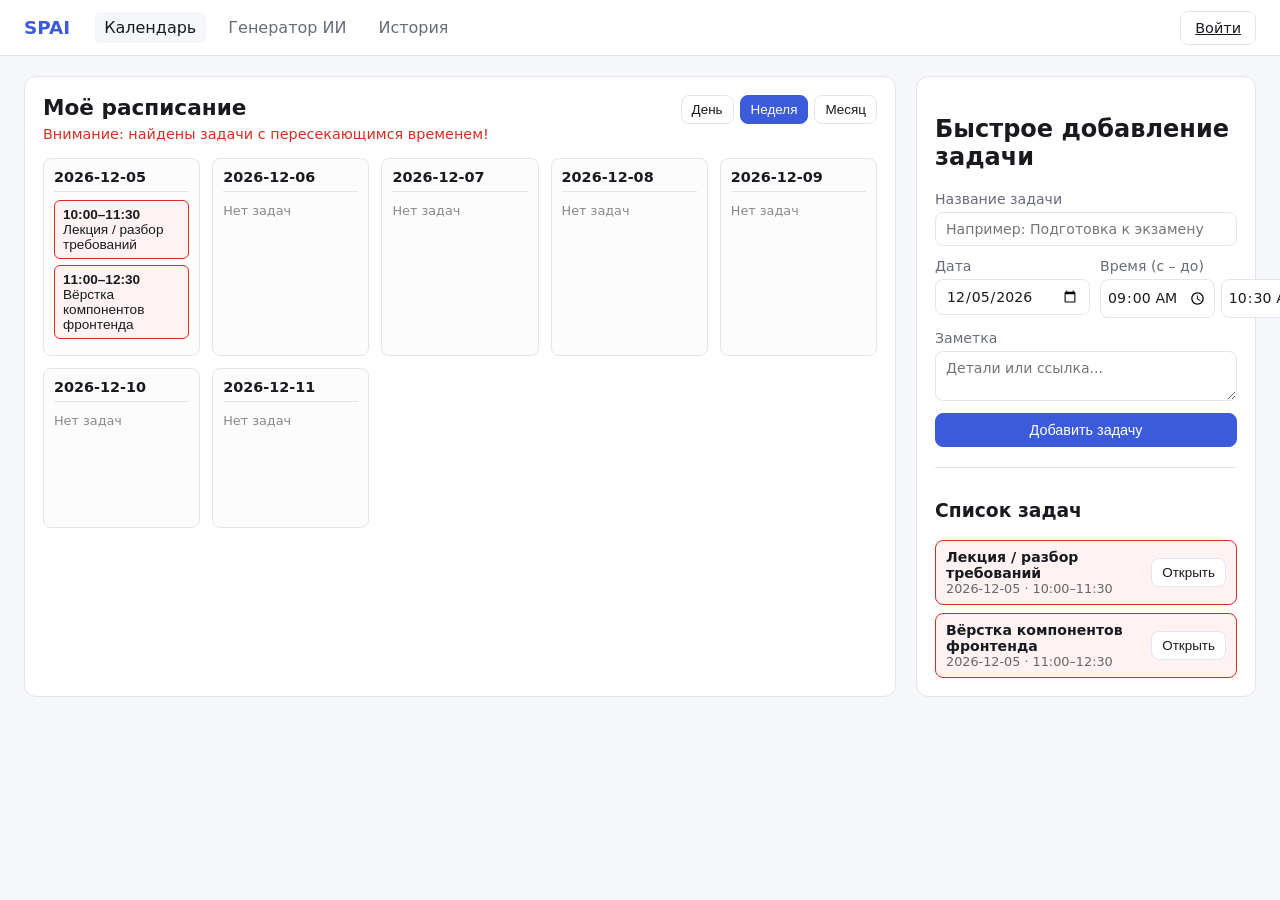
<file: frontend/index.html>
<!DOCTYPE html>
<html lang="ru">
<head>
  <meta charset="UTF-8" />
  <meta name="viewport" content="width=device-width, initial-scale=1.0" />
  <title>SPAI — Календарь и задачи</title>
  <link rel="stylesheet" href="css/styles.css" />
</head>
<body>
  <header class="topbar">
    <div class="topbar__left">
      <span class="logo">SPAI</span>
      <nav class="nav">
        <a href="index.html" class="nav__link nav__link--active">Календарь</a>
        <a href="generate.html" class="nav__link">Генератор ИИ</a>
        <a href="history.html" class="nav__link">История</a>
      </nav>
    </div>
    <div class="topbar__right">
      <a href="login.html" class="btn btn--ghost">Войти</a>
    </div>
  </header>

  <main class="workspace">
    <section class="calendar-panel">
      <div class="calendar-toolbar">
        <div>
          <h1 class="page-title">Моё расписание</h1>
          <p class="page-subtitle hidden" id="conflict-banner">
            Внимание: найдены задачи с пересекающимся временем!
          </p>
        </div>
        <div class="view-switcher" role="group" aria-label="Вид календаря">
          <button type="button" class="btn btn--small" data-view="day">День</button>
          <button type="button" class="btn btn--small is-active" data-view="week">Неделя</button>
          <button type="button" class="btn btn--small" data-view="month">Месяц</button>
        </div>
      </div>

      <div id="calendar-view" class="calendar-grid"></div>
    </section>

    <aside class="tasks-panel">
      <h2>Быстрое добавление задачи</h2>
      <form id="quick-task-form" class="stack-form">
        <label>
          Название задачи
          <input type="text" id="task-title" placeholder="Например: Подготовка к экзамену" required />
        </label>

        <div class="two-cols">
          <label>
            Дата
            <input type="date" id="task-date" required />
          </label>
          <label>
            Время (с – до)
            <div class="time-pair">
              <input type="time" id="task-start" value="09:00" required />
              <input type="time" id="task-end" value="10:30" required />
            </div>
          </label>
        </div>

        <label>
          Заметка
          <textarea id="task-note" rows="2" placeholder="Детали или ссылка..."></textarea>
        </label>

        <button type="submit" class="btn btn--primary">Добавить задачу</button>
      </form>

      <div class="tasks-list-box">
        <h3>Список задач</h3>
        <ul id="task-list" class="task-list"></ul>
      </div>
    </aside>
  </main>

  <!-- Модальное окно просмотра и редактирования задачи -->
  <div id="task-modal" class="modal hidden" role="dialog" aria-modal="true" aria-labelledby="modal-title">
    <div class="modal__backdrop" data-close-modal></div>
    <div class="modal__dialog">
      <div class="modal__header">
        <h2 id="modal-title">Редактировать задачу</h2>
        <button type="button" class="icon-btn" data-close-modal aria-label="Закрыть">&times;</button>
      </div>

      <form id="modal-task-form" class="stack-form">
        <input type="hidden" id="edit-task-id" />

        <label>
          Название
          <input type="text" id="edit-task-title" required />
        </label>

        <div class="two-cols">
          <label>
            Дата
            <input type="date" id="edit-task-date" required />
          </label>
          <label>
            Начало / Конец
            <div class="time-pair">
              <input type="time" id="edit-task-start" required />
              <input type="time" id="edit-task-end" required />
            </div>
          </label>
        </div>

        <label>
          Заметка
          <textarea id="edit-task-note" rows="3"></textarea>
        </label>

        <label class="checkbox-row">
          <input type="checkbox" id="edit-task-done" />
          <span>Задача выполнена</span>
        </label>

        <div class="modal__footer">
          <button type="button" id="delete-task-btn" class="btn btn--danger">Удалить</button>
          <div class="modal__actions">
            <button type="button" class="btn btn--ghost" data-close-modal>Отмена</button>
            <button type="submit" class="btn btn--primary">Сохранить</button>
          </div>
        </div>
      </form>
    </div>
  </div>

  <script type="module" src="js/calendar.js"></script>
</body>
</html>
</file>
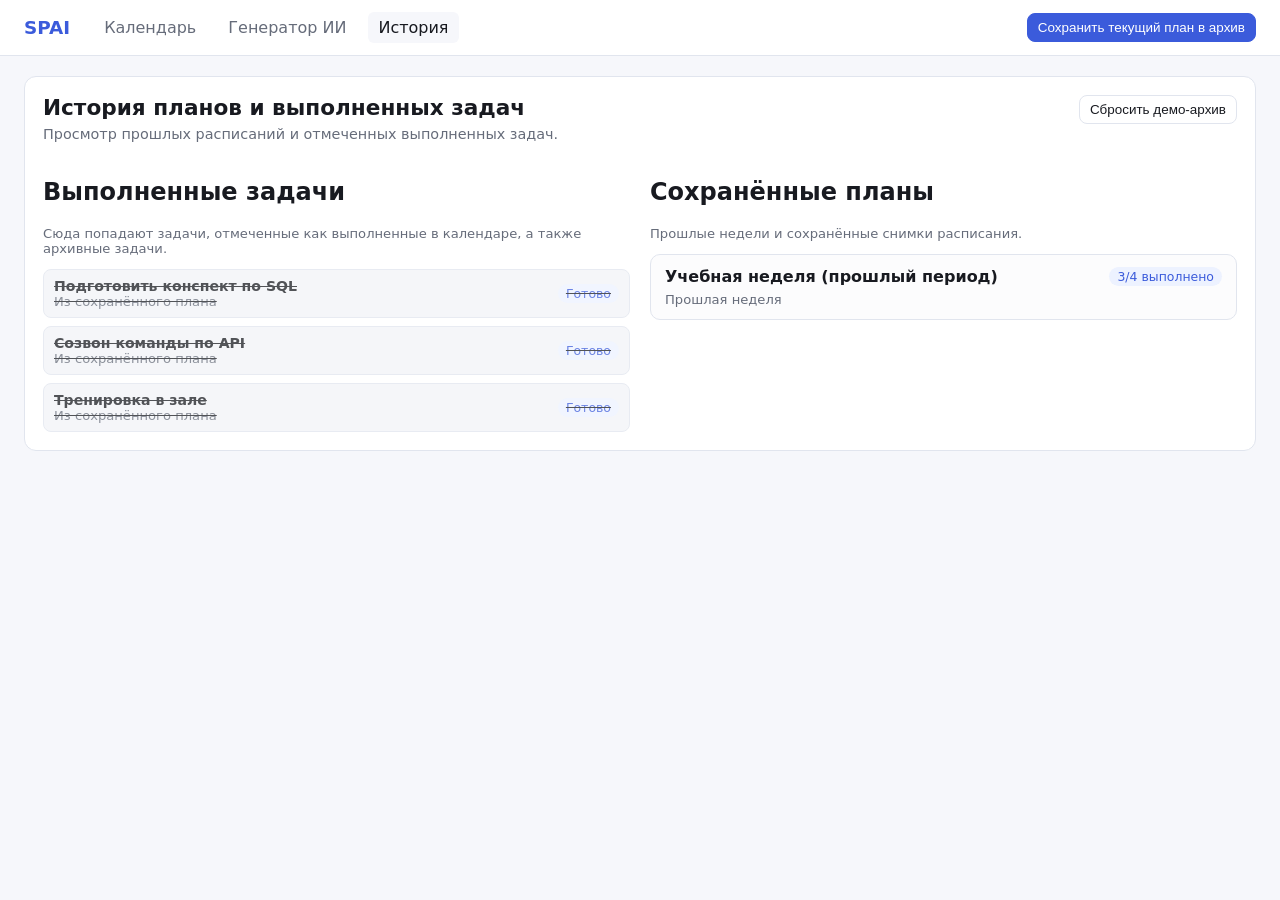
<file: frontend/history.html>
<!DOCTYPE html>
<html lang="ru">
<head>
  <meta charset="UTF-8" />
  <meta name="viewport" content="width=device-width, initial-scale=1.0" />
  <title>SPAI — История активности</title>
  <link rel="stylesheet" href="css/styles.css" />
  <style>
    .history-grid {
      display: grid;
      grid-template-columns: 1fr 1fr;
      gap: 20px;
      margin-top: 16px;
    }

    @media (max-width: 850px) {
      .history-grid {
        grid-template-columns: 1fr;
      }
    }

    .history-card {
      border: 1px solid var(--border);
      border-radius: 10px;
      padding: 12px 14px;
      background: #fcfcfd;
    }

    .history-card__top {
      display: flex;
      justify-content: space-between;
      align-items: center;
      gap: 8px;
      margin-bottom: 6px;
    }

    .history-meta {
      font-size: 0.82rem;
      color: var(--muted);
    }

    .badge {
      display: inline-block;
      padding: 2px 8px;
      border-radius: 999px;
      font-size: 0.78rem;
      background: #edf2ff;
      color: var(--primary);
    }
  </style>
</head>
<body>
  <header class="topbar">
    <div class="topbar__left">
      <span class="logo">SPAI</span>
      <nav class="nav">
        <a href="index.html" class="nav__link">Календарь</a>
        <a href="generate.html" class="nav__link">Генератор ИИ</a>
        <a href="history.html" class="nav__link nav__link--active">История</a>
      </nav>
    </div>
    <div class="topbar__right">
      <button type="button" id="archive-current-btn" class="btn btn--small btn--primary">
        Сохранить текущий план в архив
      </button>
    </div>
  </header>

  <main class="workspace" style="grid-template-columns: 1fr;">
    <section class="calendar-panel">
      <div class="calendar-toolbar">
        <div>
          <h1 class="page-title">История планов и выполненных задач</h1>
          <p class="page-subtitle" style="color: var(--muted); font-weight: 400;">
            Просмотр прошлых расписаний и отмеченных выполненных задач.
          </p>
        </div>
        <button type="button" id="reset-history-btn" class="btn btn--small btn--ghost">
          Сбросить демо-архив
        </button>
      </div>

      <div class="history-grid">
        <div>
          <h2>Выполненные задачи</h2>
          <p class="history-meta" style="margin-top: 0;">
            Сюда попадают задачи, отмеченные как выполненные в календаре, а также архивные задачи.
          </p>
          <ul id="completed-tasks-list" class="task-list"></ul>
        </div>

        <div>
          <h2>Сохранённые планы</h2>
          <p class="history-meta" style="margin-top: 0;">
            Прошлые недели и сохранённые снимки расписания.
          </p>
          <div id="archived-plans-list" class="stack-form"></div>
        </div>
      </div>
    </section>
  </main>

  <script type="module">
    import { spaiApi } from "./js/api.js";

    const HISTORY_PLANS_KEY = "spai_history_plans";

    const defaultHistoryPlans = [
      {
        id: "plan-prev-1",
        title: "Учебная неделя (прошлый период)",
        createdAt: "Прошлая неделя",
        tasksCount: 4,
        completedCount: 3,
        sampleTasks: [
          "Подготовить конспект по SQL",
          "Созвон команды по API",
          "Тренировка в зале"
        ]
      }
    ];

    function escapeHtml(str) {
      return String(str)
        .replaceAll("&", "&amp;")
        .replaceAll("<", "&lt;")
        .replaceAll(">", "&gt;")
        .replaceAll('"', "&quot;");
    }

    async function renderHistory() {
      const currentTasks = await spaiApi.getTasks([]);
      const historyPlans = await spaiApi.getHistoryPlans(defaultHistoryPlans);

      const doneFromCurrent = Array.isArray(currentTasks)
        ? currentTasks.filter((t) => Boolean(t.done))
        : [];

      const archiveDoneTitles = historyPlans.flatMap((p) => p.sampleTasks || []);

      const completedListEl = document.getElementById("completed-tasks-list");
      const allDone = [
        ...doneFromCurrent.map((t) => ({
          title: t.title,
          meta: `${t.date || ""} · ${t.start || ""}–${t.end || ""} (из текущего плана)`
        })),
        ...archiveDoneTitles.map((title) => ({
          title,
          meta: "Из сохранённого плана"
        }))
      ];

      if (!allDone.length) {
        completedListEl.innerHTML =
          '<li class="task-item"><span class="history-meta">Пока нет выполненных задач. Отметьте задачу в календаре.</span></li>';
      } else {
        completedListEl.innerHTML = allDone
          .map(
            (item) => `
            <li class="task-item event-chip--done">
              <div>
                <div><strong>${escapeHtml(item.title)}</strong></div>
                <div class="history-meta">${escapeHtml(item.meta)}</div>
              </div>
              <span class="badge">Готово</span>
            </li>
          `
          )
          .join("");
      }

      const plansListEl = document.getElementById("archived-plans-list");
      if (!historyPlans.length) {
        plansListEl.innerHTML =
          '<div class="history-card"><span class="history-meta">Архив планов пуст.</span></div>';
      } else {
        plansListEl.innerHTML = historyPlans
          .map(
            (plan) => `
            <article class="history-card">
              <div class="history-card__top">
                <strong>${escapeHtml(plan.title)}</strong>
                <span class="badge">${plan.completedCount}/${plan.tasksCount} выполнено</span>
              </div>
              <div class="history-meta">${escapeHtml(plan.createdAt)}</div>
            </article>
          `
          )
          .join("");
      }
    }

    document.getElementById("archive-current-btn").addEventListener("click", async () => {
      const currentTasks = await spaiApi.getTasks([]);
      const tasksArr = Array.isArray(currentTasks) ? currentTasks : [];
      const doneCount = tasksArr.filter((t) => t.done).length;

      const newPlan = {
        id: "plan-" + Date.now(),
        title: `Снимок расписания (${new Date().toLocaleDateString("ru-RU")})`,
        createdAt: new Date().toLocaleString("ru-RU"),
        tasksCount: tasksArr.length,
        completedCount: doneCount,
        sampleTasks: tasksArr.filter((t) => t.done).map((t) => t.title)
      };

      await spaiApi.archivePlan(newPlan);
      await renderHistory();
    });

    document.getElementById("reset-history-btn").addEventListener("click", async () => {
      localStorage.setItem(HISTORY_PLANS_KEY, JSON.stringify(defaultHistoryPlans));
      await renderHistory();
    });

    renderHistory();
  </script>
</body>
</html>
</file>
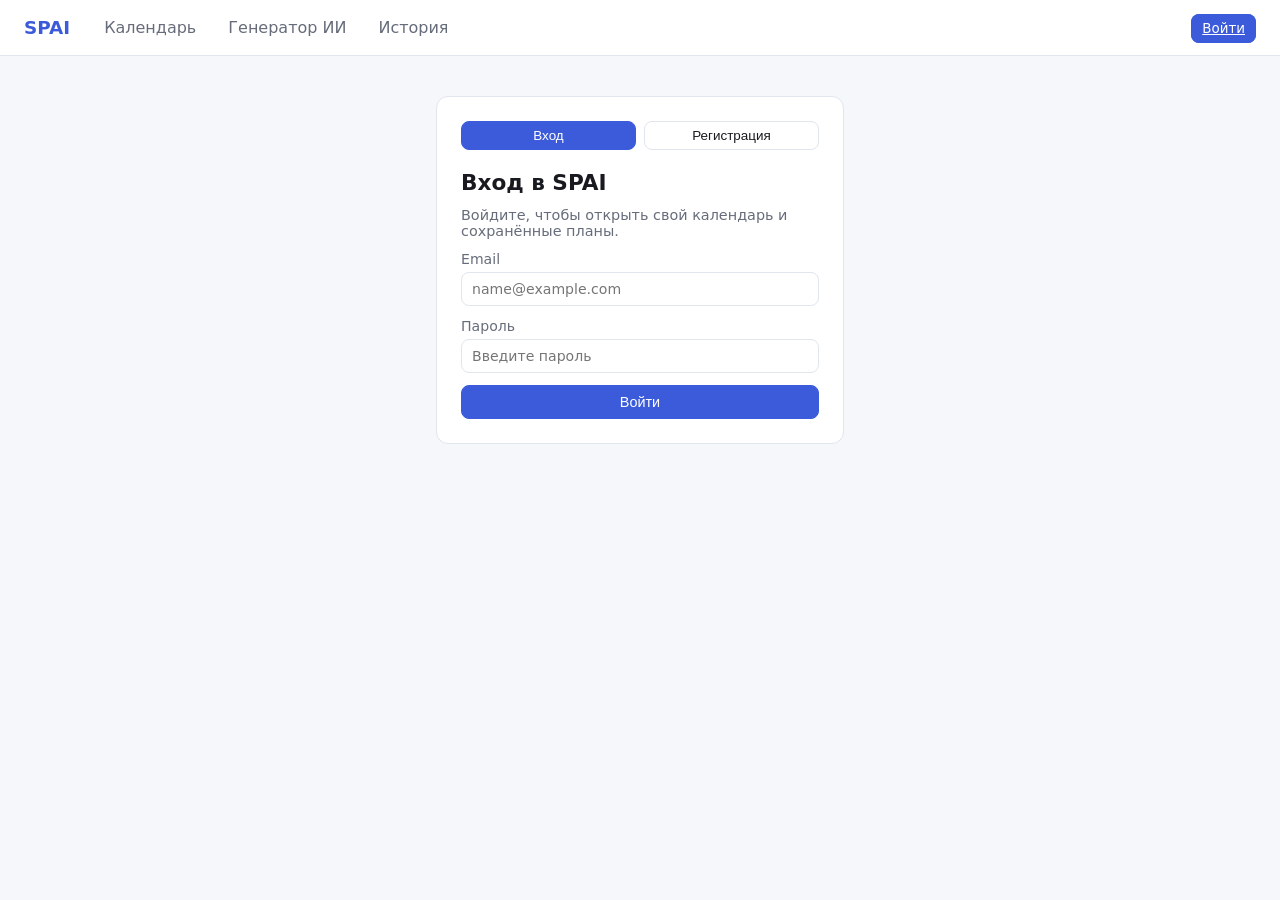
<file: frontend/login.html>
<!DOCTYPE html>
<html lang="ru">
<head>
  <meta charset="UTF-8" />
  <meta name="viewport" content="width=device-width, initial-scale=1.0" />
  <title>SPAI — Вход и регистрация</title>
  <link rel="stylesheet" href="css/styles.css" />
  <style>
    .auth-wrapper {
      max-width: 440px;
      margin: 40px auto;
      padding: 0 16px;
    }

    .auth-card {
      background: var(--surface);
      border: 1px solid var(--border);
      border-radius: 12px;
      padding: 24px;
    }

    .auth-tabs {
      display: grid;
      grid-template-columns: 1fr 1fr;
      gap: 8px;
      margin-bottom: 20px;
    }

    .auth-message {
      margin-top: 12px;
      padding: 10px 12px;
      border-radius: 8px;
      font-size: 0.88rem;
      background: #edf2ff;
      color: var(--primary);
    }

    .auth-message--error {
      background: var(--conflict-bg);
      color: var(--conflict);
    }
  </style>
</head>
<body>
  <header class="topbar">
    <div class="topbar__left">
      <span class="logo">SPAI</span>
      <nav class="nav">
        <a href="index.html" class="nav__link">Календарь</a>
        <a href="generate.html" class="nav__link">Генератор ИИ</a>
        <a href="history.html" class="nav__link">История</a>
      </nav>
    </div>
    <div class="topbar__right">
      <a href="login.html" class="btn btn--small is-active">Войти</a>
    </div>
  </header>

  <main class="auth-wrapper">
    <section class="auth-card">
      <div class="auth-tabs" role="tablist">
        <button type="button" id="tab-login" class="btn btn--small is-active">Вход</button>
        <button type="button" id="tab-register" class="btn btn--small">Регистрация</button>
      </div>

      <!-- Форма входа -->
      <form id="login-form" class="stack-form">
        <h1 class="page-title">Вход в SPAI</h1>
        <p style="margin: 0; color: var(--muted); font-size: 0.9rem;">
          Войдите, чтобы открыть свой календарь и сохранённые планы.
        </p>

        <label>
          Email
          <input type="email" id="login-email" placeholder="name@example.com" required />
        </label>

        <label>
          Пароль
          <input type="password" id="login-password" placeholder="Введите пароль" required />
        </label>

        <button type="submit" class="btn btn--primary">Войти</button>
      </form>

      <!-- Форма регистрации -->
      <form id="register-form" class="stack-form hidden">
        <h1 class="page-title">Создать аккаунт</h1>
        <p style="margin: 0; color: var(--muted); font-size: 0.9rem;">
          Заполните данные для первого входа в планировщик.
        </p>

        <label>
          Фамилия
          <input type="text" id="register-lastname" placeholder="Например: Ковальчук" required />
        </label>

        <label>
          Email
          <input type="email" id="register-email" placeholder="name@example.com" required />
        </label>

        <label>
          Пароль
          <input type="password" id="register-password" minlength="6" placeholder="Минимум 6 символов" required />
        </label>

        <button type="submit" class="btn btn--primary">Зарегистрироваться</button>
      </form>

      <div id="auth-feedback" class="auth-message hidden"></div>
    </section>
  </main>

  <script type="module">
    import { spaiApi } from "./js/api.js";

    const tabLogin = document.getElementById("tab-login");
    const tabRegister = document.getElementById("tab-register");
    const loginForm = document.getElementById("login-form");
    const registerForm = document.getElementById("register-form");
    const feedbackEl = document.getElementById("auth-feedback");

    function showFeedback(text, isError = false) {
      feedbackEl.textContent = text;
      feedbackEl.classList.remove("hidden");
      feedbackEl.classList.toggle("auth-message--error", isError);
    }

    function switchTab(mode) {
      const isLogin = mode === "login";
      tabLogin.classList.toggle("is-active", isLogin);
      tabRegister.classList.toggle("is-active", !isLogin);
      loginForm.classList.toggle("hidden", !isLogin);
      registerForm.classList.toggle("hidden", isLogin);
      feedbackEl.classList.add("hidden");
    }

    tabLogin.addEventListener("click", () => switchTab("login"));
    tabRegister.addEventListener("click", () => switchTab("register"));

    loginForm.addEventListener("submit", async (e) => {
      e.preventDefault();
      const email = document.getElementById("login-email").value.trim();
      const password = document.getElementById("login-password").value;

      if (!email || !password) {
        showFeedback("Заполните email и пароль.", true);
        return;
      }

      try {
        await spaiApi.login({ email, password });
        showFeedback("Вход выполнен! Переходим к расписанию...");
        setTimeout(() => {
          window.location.href = "index.html";
        }, 400);
      } catch (err) {
        showFeedback(err?.message || "Ошибка входа.", true);
      }
    });

    registerForm.addEventListener("submit", async (e) => {
      e.preventDefault();
      const lastName = document.getElementById("register-lastname").value.trim();
      const email = document.getElementById("register-email").value.trim();
      const password = document.getElementById("register-password").value;

      if (!lastName || !email || password.length < 6) {
        showFeedback("Проверьте фамилию, email и пароль (не менее 6 символов).", true);
        return;
      }

      try {
        await spaiApi.register({ lastName, email, password });
        showFeedback("Аккаунт создан! Переходим к созданию плана...");
        setTimeout(() => {
          window.location.href = "generate.html";
        }, 500);
      } catch (err) {
        showFeedback(err?.message || "Ошибка регистрации.", true);
      }
    });
  </script>
</body>
</html>
</file>
<file: frontend/css/styles.css>
:root {
  --bg: #f6f7fb;
  --surface: #ffffff;
  --text: #181a20;
  --muted: #666c7a;
  --border: #e1e5ee;
  --primary: #3b5bdb;
  --primary-hover: #2f4ac0;
  --danger: #d92d20;
  --conflict: #d92d20;
  --conflict-bg: #fef3f2;
  --done-bg: #f2f4f7;
}

* {
  box-sizing: border-box;
}

body {
  margin: 0;
  font-family: system-ui, -apple-system, sans-serif;
  background: var(--bg);
  color: var(--text);
}

.topbar {
  display: flex;
  justify-content: space-between;
  align-items: center;
  padding: 12px 24px;
  background: var(--surface);
  border-bottom: 1px solid var(--border);
}

.topbar__left {
  display: flex;
  align-items: center;
  gap: 24px;
}

.logo {
  font-weight: 700;
  font-size: 1.15rem;
  color: var(--primary);
}

.nav {
  display: flex;
  gap: 12px;
}

.nav__link {
  text-decoration: none;
  color: var(--muted);
  padding: 6px 10px;
  border-radius: 6px;
}

.nav__link--active,
.nav__link:hover {
  color: var(--text);
  background: var(--bg);
}

.workspace {
  display: grid;
  grid-template-columns: 1fr 340px;
  gap: 20px;
  padding: 20px 24px;
  max-width: 1400px;
  margin: 0 auto;
}

@media (max-width: 900px) {
  .workspace {
    grid-template-columns: 1fr;
  }
}

.calendar-panel,
.tasks-panel {
  background: var(--surface);
  border: 1px solid var(--border);
  border-radius: 12px;
  padding: 18px;
}

.calendar-toolbar {
  display: flex;
  justify-content: space-between;
  align-items: flex-start;
  gap: 12px;
  margin-bottom: 16px;
  flex-wrap: wrap;
}

.page-title {
  margin: 0;
  font-size: 1.35rem;
}

.page-subtitle {
  margin: 6px 0 0;
  font-size: 0.9rem;
  color: var(--conflict);
  font-weight: 500;
}

.view-switcher {
  display: flex;
  gap: 6px;
}

.calendar-grid {
  display: grid;
  gap: 12px;
}

.calendar-grid--week {
  grid-template-columns: repeat(auto-fit, minmax(150px, 1fr));
}

.calendar-grid--month {
  grid-template-columns: repeat(auto-fill, minmax(130px, 1fr));
}

.day-column {
  border: 1px solid var(--border);
  border-radius: 8px;
  padding: 10px;
  background: #fcfcfd;
  min-height: 160px;
}

.day-column__title {
  font-weight: 600;
  font-size: 0.9rem;
  margin-bottom: 8px;
  padding-bottom: 6px;
  border-bottom: 1px solid var(--border);
}

.event-chip {
  width: 100%;
  text-align: left;
  border: 1px solid #c5d0fa;
  background: #edf2ff;
  color: var(--text);
  border-radius: 6px;
  padding: 6px 8px;
  margin-bottom: 6px;
  cursor: pointer;
  font-size: 0.85rem;
}

.event-chip--done {
  background: var(--done-bg);
  border-color: var(--border);
  text-decoration: line-through;
  opacity: 0.75;
}

.event-chip--conflict {
  border-color: var(--conflict);
  background: var(--conflict-bg);
}

.stack-form {
  display: flex;
  flex-direction: column;
  gap: 12px;
}

label {
  display: flex;
  flex-direction: column;
  gap: 5px;
  font-size: 0.88rem;
  color: var(--muted);
}

input,
textarea {
  font: inherit;
  color: var(--text);
  padding: 8px 10px;
  border: 1px solid var(--border);
  border-radius: 8px;
  background: #fff;
}

.two-cols {
  display: grid;
  grid-template-columns: 1fr 1fr;
  gap: 10px;
}

.time-pair {
  display: flex;
  gap: 6px;
}

.time-pair input {
  width: 50%;
  padding: 8px 6px;
}

.checkbox-row {
  flex-direction: row;
  align-items: center;
  gap: 8px;
  color: var(--text);
}

.btn {
  border: 1px solid var(--border);
  background: var(--surface);
  color: var(--text);
  padding: 8px 14px;
  border-radius: 8px;
  cursor: pointer;
  font-size: 0.9rem;
}

.btn--small {
  padding: 6px 10px;
  font-size: 0.84rem;
}

.btn--small.is-active,
.btn--primary {
  background: var(--primary);
  border-color: var(--primary);
  color: #fff;
}

.btn--primary:hover {
  background: var(--primary-hover);
}

.btn--danger {
  background: #fff;
  border-color: var(--danger);
  color: var(--danger);
}

.btn--ghost {
  background: transparent;
}

.tasks-list-box {
  margin-top: 20px;
  border-top: 1px solid var(--border);
  padding-top: 14px;
}

.task-list {
  list-style: none;
  padding: 0;
  margin: 0;
  display: flex;
  flex-direction: column;
  gap: 8px;
}

.task-item {
  display: flex;
  justify-content: space-between;
  align-items: center;
  gap: 8px;
  padding: 8px 10px;
  border: 1px solid var(--border);
  border-radius: 8px;
  font-size: 0.88rem;
}

.task-item--conflict {
  border-color: var(--conflict);
  background: var(--conflict-bg);
}

/* Модальное окно */
.modal {
  position: fixed;
  inset: 0;
  display: flex;
  align-items: center;
  justify-content: center;
  z-index: 50;
}

.modal.hidden {
  display: none;
}

.modal__backdrop {
  position: fixed;
  inset: 0;
  background: rgba(15, 23, 42, 0.45);
}

.modal__dialog {
  position: relative;
  z-index: 1;
  width: min(480px, calc(100% - 32px));
  background: var(--surface);
  border-radius: 12px;
  padding: 20px;
  box-shadow: 0 20px 40px rgba(0, 0, 0, 0.18);
}

.modal__header {
  display: flex;
  justify-content: space-between;
  align-items: center;
  margin-bottom: 14px;
}

.modal__header h2 {
  margin: 0;
  font-size: 1.15rem;
}

.icon-btn {
  border: none;
  background: transparent;
  font-size: 1.4rem;
  cursor: pointer;
  color: var(--muted);
}

.modal__footer {
  display: flex;
  justify-content: space-between;
  align-items: center;
  gap: 10px;
  margin-top: 8px;
  flex-wrap: wrap;
}

.modal__actions {
  display: flex;
  gap: 8px;
}

.hidden {
  display: none !important;
}
</file>
